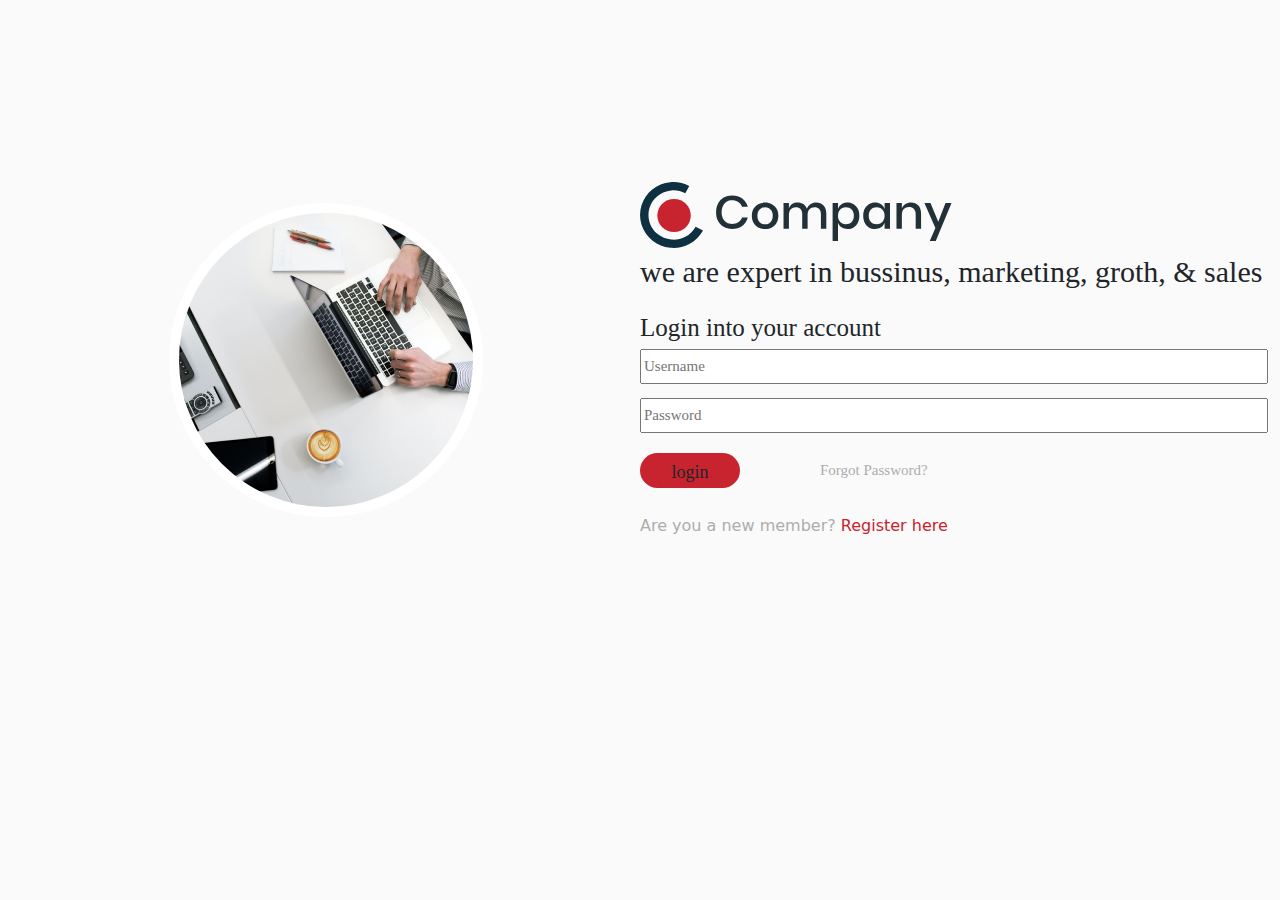
<file: index.html>
<!DOCTYPE html>
<html lang="en">

<head>
    <meta charset="UTF-8">
    <meta http-equiv="X-UA-Compatible" content="IE=edge">
    <meta name="viewport" content="width=device-width, initial-scale=1.0">
    <title>Document</title>
    <link rel="stylesheet" href="css/bootstrap.min.css">
    <link rel="stylesheet" href="css/style.css">

</head>

<body>
    <div class="container-fluid">
            <div class="img">
                <img class="rounded-circle"
                    src="images/hero-image.png"
                    alt="Generic placeholder image" >
            </div>
            <div class="login">
                <img src="images/header-logo.svg" class="img2" alt="error" >
                <div class="div1">we are <span>expert</span> in bussinus, marketing, groth, & sales</div>
                <div class="div2">Login into your account
                    <input type="text" id="name" placeholder="Username">
                    <input type="text" id="password" placeholder="Password">
                    <div class="div4">
                        <button class="btn">login</button>
                        <p> <a href="#">Forgot Password?</a></p>
                    </div>
                </div>
                <div class="div3">Are you a new member? <span> <a href="#">Register here</a></span></div>

            </div>
    </div>
    <script src="js/bootstrap.bundle.min.js"></script>
</body>

</html>
</file>
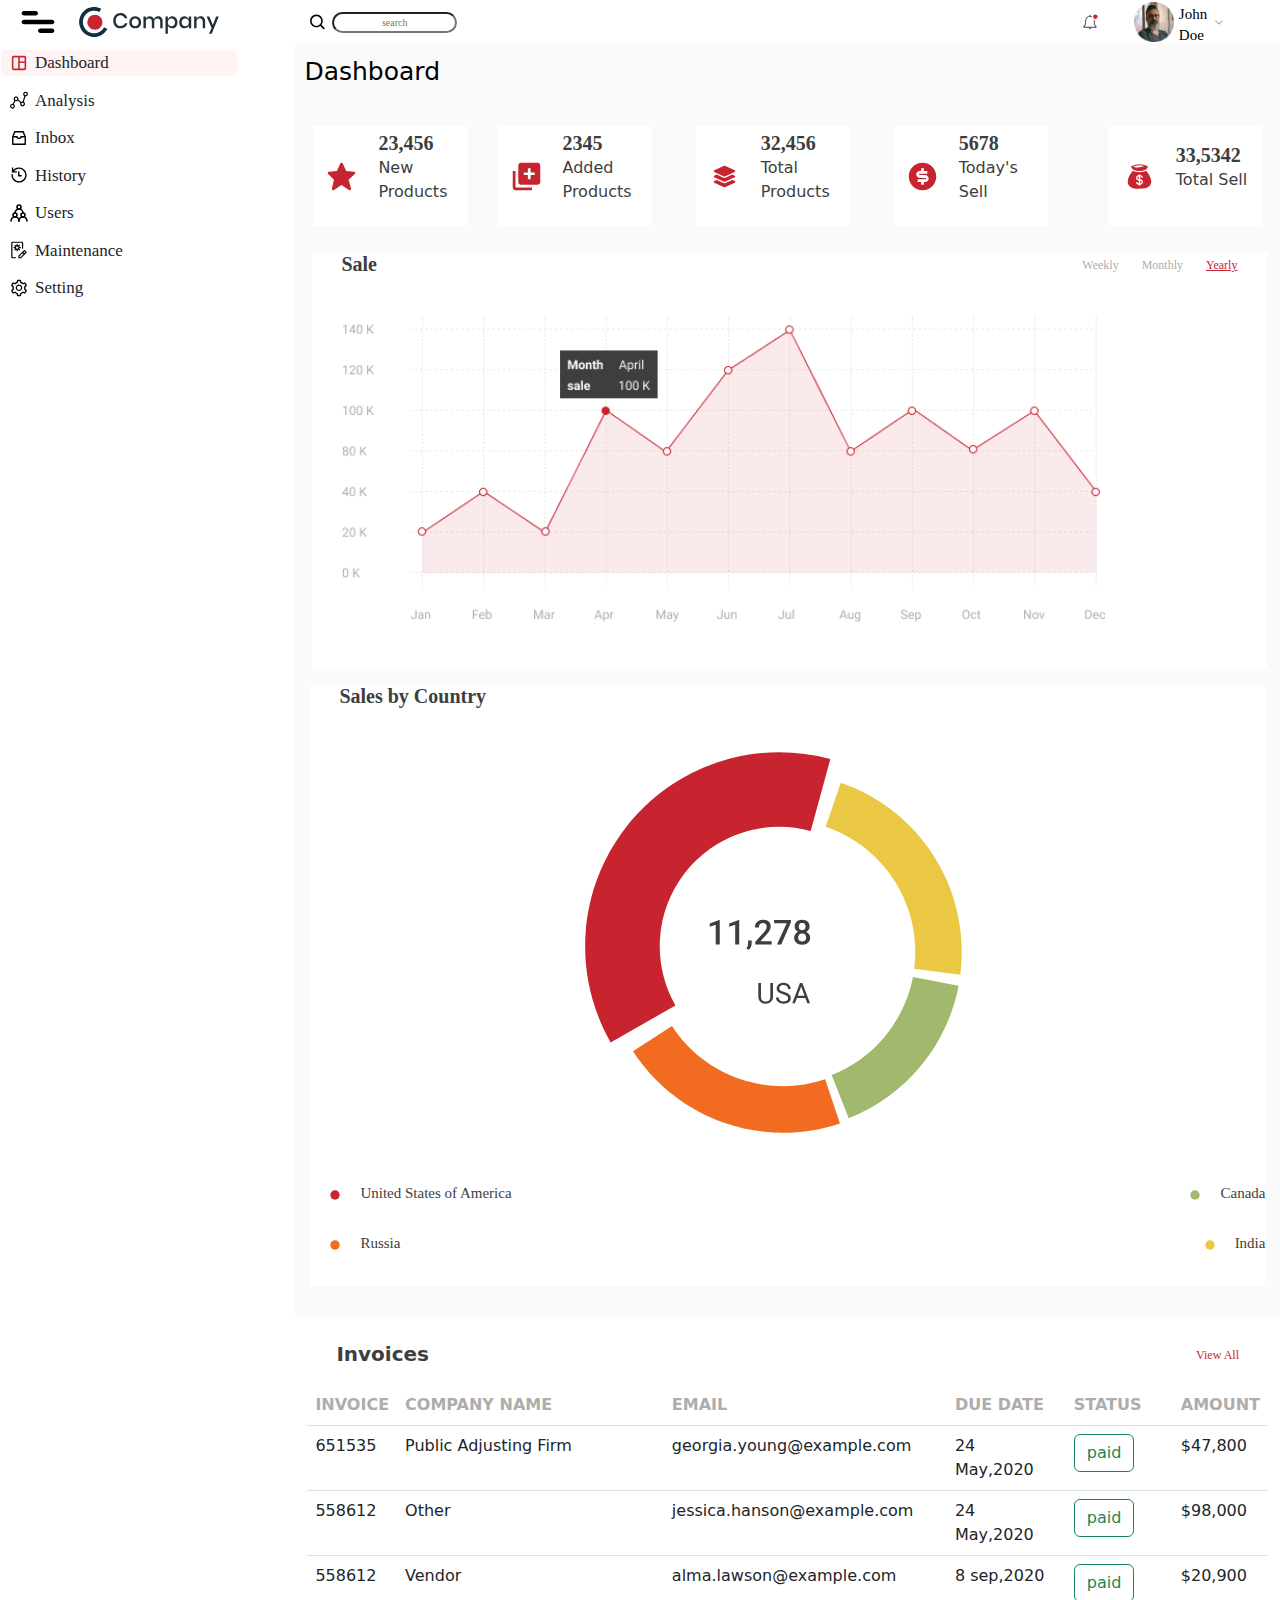
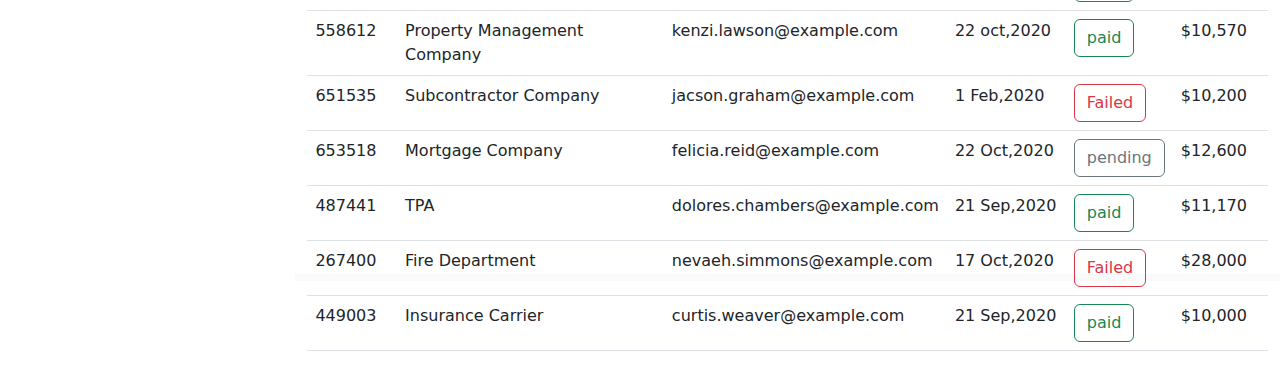
<file: dashboard.html>
<!DOCTYPE html>
<html lang="en">

<head>
    <meta charset="UTF-8">
    <meta http-equiv="X-UA-Compatible" content="IE=edge">
    <meta name="viewport" content="width=device-width, initial-scale=1.0">
    <title>Dashboard</title>
    <link rel="stylesheet" href="css/dashboard.css">
    <link rel="stylesheet" href="css/bootstrap.min.css">
</head>

<body>

    <div class="dashnoard">
        <nav class="navbar1">
            <div class="logo">
                <button id="h" onclick= "myFunction()">
                <img src="images/menu-bar.svg" alt="logo" id="dashboard-menu-logo"></button>
                <img src="images/logo.svg" alt="logo" id="dashboard-web-logo">
            </div>
            <div class="search">
                <img src="images/search-icon.svg" alt="" id="dashboard-search1-icon">
                <input type="text" id="search1" placeholder="search">
            </div>
            <div class="user">
                <img src="images/notification-icon.svg" alt="" id="dashboard-notification-icon">
                <img src="images/profile.png" alt="" id="dashboard-profile-icon">
                <p>John Doe</p>
                <img src="images/select-downward.svg" alt="" id="dashboard-select-downward">
            </div>
        </nav>
        <div id="content">
            <div class="sidebar" id="h2">
                <div class="dashboard-active-tab">
                    <img src="images/dashboard-active.svg" alt="" class="imgicon">
                    <span>Dashboard</span>
                </div>
                <div class="sdetail">
                    <img src="images/graph-default.svg" alt="" class="imgicon">
                    <span>Analysis</span>
                </div>
                <div class="sdetail">
                    <img src="images/inbox-default.svg" alt="" class="imgicon">
                    <span>Inbox</span>
                </div>
                <div class="sdetail">
                    <img src="images/clock-default.svg" alt="" class="imgicon">
                    <span>History</span>
                </div>
                <div class="sdetail">
                    <img src="images/user-default.svg" alt=""class="imgicon">
                    <span>Users</span>
                </div>
                <div class="sdetail">
                    <img src="images/maintenance-default.svg" alt="" class="imgicon">
                    <span>Maintenance</span>
                </div>
                <div class="sdetail">
                    <img src="images/setting-default.svg" alt="" class="imgicon">
                    <span>Setting</span>
                </div>
            </div>
            <div class="details">
                <div class="tital">
                    Dashboard
                </div>
                <div class="number row">
                    <div class="product1 col">
                        <img src="images/star.svg" alt="error" class="img1">
                        <div class="name">
                            <p id="name1">23,456</p>
                            <p id="name2">New Products</p>
                        </div>
                    </div>
                    <div class="product2 col">
                        <img src="images/new-product.svg" alt="error" class="img1">
                        <div class="name">
                            <p id="name1">2345</p>
                            <p id="name2">Added Products</p>
                        </div>
                    </div>
                    <div class="product2 col">
                        <img src="images/total-product.svg" alt="error" class="img1">
                        <div class="name">
                            <p id="name1">32,456</p>
                            <p id="name2">Total Products</p>
                        </div>
                    </div>
                    <div class="product2 col">
                        <img src="images/dollar-filled.svg" alt="error" class="img1">
                        <div class="name">
                            <p id="name1">5678</p>
                            <p id="name2">Today's Sell</p>
                        </div>
                    </div>
                    <div class="product3 col">
                        <img src="images/money-bag.svg" alt="error" class="img1">
                        <div class="name">
                            <p id="name1">33,5342</p>
                            <p id="name2">Total Sell</p>
                        </div>
                    </div>
                </div>
                <div class="star">
                    <div class="graph">
                        <div class="time">
                            <p class="p1">Sale</p>
                            <p class="p2"><span class="s1"> Weekly </span> <span class="s1"> Monthly </span> <span
                                    class="s2"> Yearly </span></p>
                        </div>
                        <img src="images/data-graph.png" alt="not load">
                    </div>
                    <div class="chart">
                        <p id="pi1">Sales by Country</p>
                        <img src="images/pie-chart.svg" alt="not load">
                        <div class="l1">
                            <p id="pi2"><svg xmlns="http://www.w3.org/2000/svg" width="50" height="50" fill="#C8242F" class="bi bi-dot" viewBox="0 0 16 16">
                                <path d="M8 9.5a1.5 1.5 0 1 0 0-3 1.5 1.5 0 0 0 0 3z"/>
                              </svg>United States of America</p>
                            <p id="pi2"><svg xmlns="http://www.w3.org/2000/svg" width="50" height="50" fill="#A2B86C" class="bi bi-dot" viewBox="0 0 16 16">
                                <path d="M8 9.5a1.5 1.5 0 1 0 0-3 1.5 1.5 0 0 0 0 3z"/>
                              </svg>Canada</p>
                        </div>
                        <div class="l2">
                            <p id="pi2"><svg xmlns="http://www.w3.org/2000/svg" width="50" height="50" fill="#F16C20" class="bi bi-dot" viewBox="0 0 16 16">
                                <path d="M8 9.5a1.5 1.5 0 1 0 0-3 1.5 1.5 0 0 0 0 3z"/>
                              </svg>Russia</p>
                            <p id="pi2"><svg xmlns="http://www.w3.org/2000/svg" width="50" height="50" fill="#EBC844" class="bi bi-dot" viewBox="0 0 16 16">
                                <path d="M8 9.5a1.5 1.5 0 1 0 0-3 1.5 1.5 0 0 0 0 3z"/>
                              </svg>India</p>
                        </div>

                    </div>
                </div>
                <div class="tab container-fluid">
                   <div class="tab1">
                    <p id="t1">Invoices</p>
                    <p id="t2">View All</p>
                   </div>
                    <div class="table-responsive">
                        <table class="table">
                            <thead>
                                <tr>
                                    <th>INVOICE</th>
                                    <th>COMPANY NAME</th>
                                    <th>EMAIL</th>
                                    <th>DUE DATE</th>
                                    <th>STATUS</th>
                                    <th>AMOUNT</th>
                                </tr>
                            </thead>
                            <tbody>
                                <tr>
                                    <td>651535</td>
                                    <td>Public Adjusting Firm</td>
                                    <td>georgia.young@example.com</td>
                                    <td>24 May,2020</td>
                                    <td><button type="button" class="btn btn-outline-success">paid</button></td>
                                    <td>$47,800</td>
                                </tr>
                                <tr>
                                    <td>558612</td>
                                    <td>Other</td>
                                    <td>jessica.hanson@example.com</td>
                                    <td>24 May,2020</td>
                                    <td><button type="button" class="btn btn-outline-success">paid</button></td>
                                    
                                    <td>$98,000</td>
                                </tr>
                                <tr>
                                    <td>558612</td>
                                    <td>Vendor</td>
                                    <td>alma.lawson@example.com</td>
                                    <td>8 sep,2020</td>
                                    <td><button type="button" class="btn btn-outline-success">paid</button></td>
                                    
                                    <td>$20,900</td>
                                </tr>
                                <tr>
                                    <td>558612</td>
                                    <td>Property Management Company</td>
                                    <td>kenzi.lawson@example.com</td>
                                    <td>22 oct,2020</td>
                                    <td><button type="button" class="btn btn-outline-success">paid</button></td>
                                    
                                    <td>$10,570</td>
                                </tr>
                                <tr>
                                    <td>651535</td>
                                    <td>Subcontractor Company</td>
                                    <td>jacson.graham@example.com</td>
                                    <td>1 Feb,2020</td>
                                    <td><button type="button" class="btn btn-outline-danger">Failed</button></td>
                                    <td>$10,200</td>
                                </tr>
                                <tr>
                                    <td>653518</td>
                                    <td>Mortgage Company</td>
                                    <td>felicia.reid@example.com</td>
                                    <td>22 Oct,2020</td>
                                    <td><button type="button" class="btn btn-outline-secondary">pending</button></td>
                                    <td>$12,600</td>
                                </tr>
                                <tr>
                                    <td>487441</td>
                                    <td>TPA</td>
                                    <td>dolores.chambers@example.com</td>
                                    <td>21 Sep,2020</td>
                                    <td><button type="button" class="btn btn-outline-success">paid</button></td>
                                    
                                    <td>$11,170</td>
                                </tr>
                                <tr>
                                    <td>267400</td>
                                    <td>Fire Department</td>
                                    <td>nevaeh.simmons@example.com</td>
                                    <td>17 Oct,2020</td>
                                    <td><button type="button" class="btn btn-outline-danger">Failed</button></td>
                                    
                                    <td>$28,000</td>
                                </tr>
                                <tr>
                                    <td>449003</td>
                                    <td>Insurance Carrier</td>
                                    <td>curtis.weaver@example.com</td>
                                    <td>21 Sep,2020</td>
                                    <td><button type="button" class="btn btn-outline-success">paid</button></td>
                                    
                                    <td>$10,000</td>
                                </tr>
    
                            </tbody>
                        </table>
                    </div>
                </div> 
             </div>

        </div>

    </div>
    <script src="js/j1.js"></script>

</body>

</html>
</file>
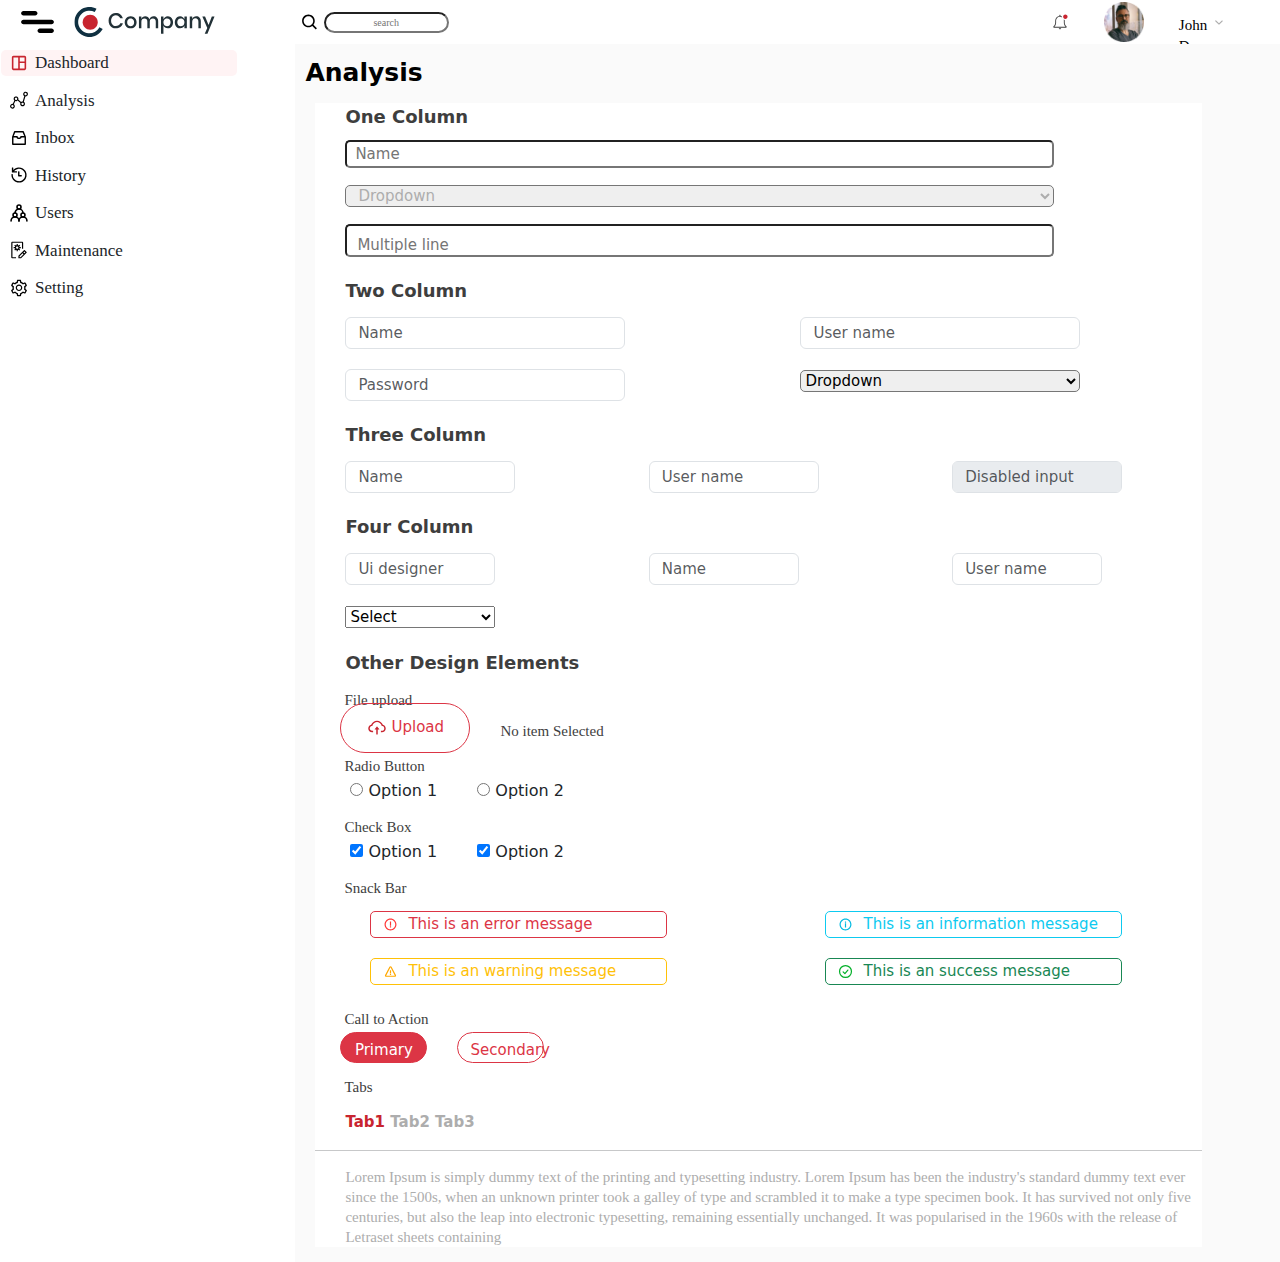
<file: innerpage.html>
<!DOCTYPE html>
<html lang="en">

<head>
    <meta charset="UTF-8">
    <meta http-equiv="X-UA-Compatible" content="IE=edge">
    <meta name="viewport" content="width=device-width, initial-scale=1.0">
    <title>innerpage</title>
    <link rel="stylesheet" href="css/bootstrap.min.css">
    <link rel="stylesheet" href="css/dashboard.css">
    <link rel="stylesheet" href="css/inner.css">
</head>

<body>
    <nav class="navbar1">
        <div class="logo">
            <button id="h" onclick="myFunction()">
                <img src="images/menu-bar.svg" alt="logo" id="dashboard-menu-logo"></button>
            <img src="images/logo.svg" alt="logo" id="dashboard-web-logo">
        </div>
        <div class="search">
            <img src="images/search-icon.svg" alt="" id="dashboard-search1-icon">
            <input type="text" id="search1" placeholder="search">
        </div>
        <div class="user">
            <img src="images/notification-icon.svg" alt="" id="dashboard-notification-icon">
            <img src="images/profile.png" alt="" id="dashboard-profile-icon">
            <p>John Doe</p>
            <img src="images/select-downward.svg" alt="" id="dashboard-select-downward">
        </div>
    </nav>
    <div id="content">
        <div class="sidebar" id="h2">
            <div class="dashboard-active-tab">
                <img src="images/dashboard-active.svg" alt="" class="imgicon">
                <span>Dashboard</span>
            </div>
            <div class="sdetail">
                <img src="images/graph-default.svg" alt="" class="imgicon">
                <span>Analysis</span>
            </div>
            <div class="sdetail">
                <img src="images/inbox-default.svg" alt="" class="imgicon">
                <span>Inbox</span>
            </div>
            <div class="sdetail">
                <img src="images/clock-default.svg" alt="" class="imgicon">
                <span>History</span>
            </div>
            <div class="sdetail">
                <img src="images/user-default.svg" alt=""class="imgicon">
                <span>Users</span>
            </div>
            <div class="sdetail">
                <img src="images/maintenance-default.svg" alt="" class="imgicon">
                <span>Maintenance</span>
            </div>
            <div class="sdetail">
                <img src="images/setting-default.svg" alt="" class="imgicon">
                <span>Setting</span>
            </div>
        </div>

        <div class="form">
            <p id="f1">Analysis</p>
            <div class="form1">
                <div class="form2 form-group">
                    <p>One Column</p>
                    <form action="backend.php">
                        
                        <input class="i1" type="text" placeholder="Name">
                        
                        <select class="i1">
                            <option>Dropdown</option>
                            <option>Dropdown</option>
                            <option>Dropdown</option>
                        </select>
                        <input class="i2" type="textarea" placeholder="Multiple line">
                    </form>
                </div>
                <div class="form3">
                    <p>Two Column</p>
                    <form>
                        <div class="row">
                            <div class="col">
                                <input type="text" class="form-control m1" placeholder="Name">
                            </div>
                            <div class="col">
                                <input type="text" class="form-control m1" placeholder="User name">
                            </div>
                        </div>
                        <div class="row">
                            <div class="col">
                                <input type="text" class="form-control m1" placeholder="Password">
                            </div>
                            <div class="col">
                                <select class="i3">
                                    <option>Dropdown</option>
                                    <option>Dropdown</option>
                                    <option>Dropdown</option>
                                </select>
                            </div>
                        </div>
                    </form>
                </div>
                <div class="form4">
                    <p>Three Column</p>
                    <div class="row">
                        <div class="col">
                            <input type="text" class="form-control m2" placeholder="Name">
                        </div>
                        <div class="col">
                            <input type="text" class="form-control m2" placeholder="User name">
                        </div>
                        <div class="col">
                            <fieldset disabled>
                                <div class="form-group">
                                    <input type="text" id="disabledTextInput" class="form-control m2"
                                        placeholder="Disabled input">
                                </div>
                        </div>
                    </div>
                </div>
                <div class="form5">
                    <p>Four Column</p>
                    <div class="row">
                        <div class="col">
                            <input type="text" class="form-control m3" placeholder="Ui designer">
                        </div>
                        <div class="col">
                            <input type="text" class="form-control m3" placeholder="Name">
                        </div>
                        <div class="col">
                            <input type="text" class="form-control m3" placeholder="User name">
                        </div>
                        <div class="col">
                            <select class="i4">
                                <option>Select</option>
                                <option>Dropdown</option>
                                <option>Dropdown</option>
                            </select>
                        </div>
                    </div>
                </div>
                <div class="form6">
                    <p>Other Design Elements</p>
                    <p id="f5">File upload</p>
                    <div class="i5"><button type="button" class="btn btn-outline-danger">
                            <img src="images/cloud-upload-icon.svg" alt="Error">
                            Upload</button>
                        <p id="f2">No item Selected</p>
                    </div>
                    <p id="f3">Radio Button</p>
                    <input type="radio" name="options" id="option2" class="b1" autocomplete="off"> Option 1
                    <input type="radio" name="options" id="option3" class="b1" autocomplete="off"> Option 2
                    <p id="f4">Check Box</p>
                    <input type="checkbox" class="b1" checked autocomplete="off"> Option 1
                    <input type="checkbox" class="b1" checked autocomplete="off"> Option 2
                    <p id="f4">Snack Bar</p>
                    <div class="row">
                        <div class="col">
                            <button type="button" class="btn btn-outline-danger b2">
                                <img class="i6" src="images/error-icon.svg" alt="error">
                                This is an error message</button>
                        </div>
                        <div class="col">
                            <button type="button" class="btn btn-outline-info b2">
                                <img class="i6" src="images/info-icon.svg" alt="error">
                                This is an information message</button>
                        </div>
                    </div>
                    <div class="row">
                        <div class="col">
                            <button type="button" class="btn btn-outline-warning b2">
                                <img class="i6" src="images/warning-icon.svg" alt="error">
                                This is an warning message</button>
                        </div>
                        <div class="col">
                            <button type="button" class="btn btn-outline-success b2">
                                <img class="i6" src="images/success-icon.svg" alt="error">
                                This is an success message</button>
                        </div>
                    </div>
                    <p id="f6">Call to Action</p>
                    <button type="button" class="btn btn-danger">Primary</button>
                    <button type="button" class="btn btn-outline-danger b3">Secondary</button>
                    <p id="f7">Tabs</p>
                    <p><span id="s1"> Tab1 </span> <span id="s2"> Tab2 </span> <span id="s3"> Tab3 </span></p>
                    <hr>
                    <p id="f8">Lorem Ipsum is simply dummy text of the printing and typesetting industry. Lorem Ipsum
                        has
                        been the industry's standard dummy text ever since the 1500s, when an unknown printer took a
                        galley of type and scrambled it to make a type specimen book. It has survived not only five
                        centuries, but also the leap into electronic typesetting, remaining essentially unchanged.
                        It was popularised in the 1960s with the release of Letraset sheets containing</p>
                </div>
            </div>

        </div>
    </div>
    <script src="js/j1.js"></script>
</body>

</html>
</file>
<file: css/style.css>
@media only screen and (min-width:360px) and (max-width:1000px){
    body{
        display: flex;
        justify-content: center;
        align-items: center;
        height: auto;
        background-color: #FAFAFA;
    }
    .container-fluid{
        /* background-color: #C8242F; */
        width: 100%;
        height: auto;      
        display: flex;
        flex-direction: column;
        justify-content: center; 
        align-items: center;  
    }
    .img{
        display: flex;
        height: 25%;
        width: 100%;
        justify-content: center;
        align-items: center;
    }
    .rounded-circle{
        border: 5px solid #ffffff;
        border-radius: 50%;
        height: 50%;
        width: 50%;
    }
    .login {
        /* background-color: #C8242F; */
        height: 50%;
        width: 100%;
        align-items: center;
        justify-content: center;
    }
    .img2{
        width:35%;
        height:25%;
    }
    .div1{
        height: 10%;
        width: 100%;
        margin-bottom: 16px;
        letter-spacing: 0px;
        font: normal normal 300 40px/47px Roboto;
        font-size: 30px;
    }
    .div2{
        font: normal normal normal 25px/33px Roboto;
        align-items: left;
        height: 5%;
        font-size: 25px;
        margin-top: 16px;
        margin-bottom: 11px;
    }
    input{
        font-size: 15px;
        height: 35px;
        width: 100%;
    }
    #name{
        margin-top: 5px;
        margin-bottom: 7px;
    }
    #password{
        margin-top: 7px;
        margin-bottom: 10px;
    }
    .div4{
        display: flex;   
    }
    .btn{
        height: 35px;
        width: 100px;
        font-size: 18px;
        background-color: #C8242F;
        border: 1px #C8242F;
        border-radius: 25px;
        display: inline-block;
        margin-top: 10px;
        margin-right: 40px;
        margin-bottom: 5px;
    }
    p{
        font-size: 15px;
        align-items: right;
        margin-top: 11px;
        margin-left: 40px;
    }
    a{
        text-decoration: none;
    }
    p a{
        color: #ADADAD;
    }
    .div3{
        color: #ADADAD;
        margin-top: 5px;
    }
    span a{
        color: #C8242F;
    }
    
}
@media screen and (min-width:1001px) and (max-width:1440px) {
    body{
        display: flex;
        justify-content: center;
        align-items: center;
        height: auto;
        background-color: #FAFAFA;
    }
    .container-fluid{
        /* background-color: #C8242F; */
        width: 100%;
        height: 720px;      
        display: flex;
        /* justify-content: center;   */
        align-items: center;
    }
    .img{
        /* background-color: aqua; */
        display: flex;
        height: auto;
        width: 90%;
        justify-content: center;
        align-items: center;
    }
    .rounded-circle{
        border: 10px solid #ffffff;
        border-radius: 50%;
        height: 50%;
        width: 50%;
    }
    .login {
        /* background-color: #C8242F; */
        height: auto;
        width: 90%;
        align-items: center;
        justify-content: center;
    }
    .img2{
        width:50%;
        height:25%;
    }
    .div1{
        height: 10%;
        width: 100%;
        margin-bottom: 16px;
        letter-spacing: 0px;
        font: normal normal 300 40px/47px Roboto;
        font-size: 30px;
    }
    .div2{
        font: normal normal normal 25px/33px Roboto;
        align-items: left;
        height: 5%;
        font-size: 25px;
        margin-top: 16px;
        margin-bottom: 11px;
    }
    input{
        font-size: 15px;
        height: 35px;
        width: 100%;
    }
    #name{
        margin-top: 5px;
        margin-bottom: 7px;
    }
    #password{
        margin-top: 7px;
        margin-bottom: 10px;
    }
    .div4{
        display: flex;   
    }
    .btn{
        height: 35px;
        width: 100px;
        font-size: 18px;
        background-color: #C8242F;
        border: 1px #C8242F;
        border-radius: 25px;
        display: inline-block;
        margin-top: 10px;
        margin-right: 40px;
        margin-bottom: 5px;
    }
    p{
        font-size: 15px;
        align-items: right;
        margin-top: 11px;
        margin-left: 40px;
    }
    a{
        text-decoration: none;
    }
    p a{
        color: #ADADAD;
    }
    .div3{
        color: #ADADAD;
        margin-top: 5px;
    }
    span a{
        color: #C8242F;
    }
    
}
@media screen and (min-width:1441px){
    body{
        display: flex;
        align-items: center;
        height: auto;
        background-color: #FAFAFA;
    }
    .container-fluid{
        border:2px solid rgb(190, 189, 189);
        width: 100%;
        height: 720px;
        display: flex;
        justify-content: center;
        align-items: center;   
    }
    .rounded-circle{
        border: 14px solid #ffffff;
    }
    .img{
        display: flex;
        height: 576px;
        width: 5706x;
        align-items: center;
        justify-content: center;
        margin-right: 82px;
    }
    .main{
        border: 14px solid #ffffff;
        border-radius: 50%;
    }
    .login{
        height: 576px;
        width: 500px;
        align-items: center;
        justify-content: center;
        margin-left: 82px;
    }
    .img2{
        margin-bottom: 10px;
    }
    .div1{
        height: 100px;
        width: 500px;
        margin-top: 10px;
        margin-bottom: 16px;
        letter-spacing: 0px;
        font: normal normal 300 40px/47px Roboto;
    }
    span{
        color:#C8242F;
        font-weight: bold;
    }
    .div2{
        font: normal normal normal 25px/33px Roboto;
        align-items: left;
        font-size: 25px;
        margin-top: 16px;
        margin-bottom: 11px;
    }
    input{
        font-size: 15px;
        height: 49px;
        width: 429px;
        padding-left: 15px;
    }
    #name{
        margin-top: 11px;
        margin-bottom: 14px;
    }
    #password{
        margin-top: 14px;
        margin-bottom: 20px;
    }
    a{
        text-decoration: none;
    }
    p a{
        color: #ADADAD;
    }
    .div4{
        display: flex;   
    }
    .btn{
        height: 45px;
        width: 138px;
        font-size: 18px;
        background-color: #C8242F;
        border: 1px #C8242F;
        border-radius: 25px;
        display: inline-block;
        margin-top: 20px;
        margin-right: 85px;
        margin-bottom: 11px;
    }
    p{
        font-size: 15px;
        align-items: right;
        margin-top: 22px;
        margin-left: 85px;
    }
    .div3{
        color: #ADADAD;
        margin-top: 11px;
    }
    span a{
        color: #C8242F;
    }
}
</file>
<file: css/dashboard.css>
@media only screen and (min-width:1441px)  {
  #dashboard-menu-logo {
    top: 34px;
    left: 29px;
    width: 18px;
    height: 12px;
    background: #ffffff 0% 0% no-repeat padding-box;
    opacity: 1;
    margin-left: 29px;
    margin-right: 25px;
  }
  #h{
    border: none;
    background-color: #FFFFFF;
  }
  
  #dashboard-web-logo {
    width: 142px;
    height: 30px;
    opacity: 1;
    margin-right: 77px;
  }
  
  #dashboard-search1-icon {
    top: 32px;
    left: 291px;
    width: 16px;
    height: 16px;
    background: #ffffff 0% 0% no-repeat padding-box;
    opacity: 1;
    margin-right: 15px;
  }
  
  #div-dashboard-search>input {
    top: 28px;
    left: 321px;
    width: 49px;
    height: 21px;
    text-align: center;
    border-radius: 50px;
    font: normal normal normal 16px/21px Roboto;
    letter-spacing: 0px;
    color: #000000;
    opacity: 1;
  }
  
  #dashboard-notification-icon {
    top: 28px;
    left: 1294px;
    width: 22px;
    height: 21px;
    background: #ffffff 0% 0% no-repeat padding-box;
    opacity: 1;
    margin-right: 53px;
  }
  
  #dashboard-profile-icon {
    top: 18px;
    left: 1368px;
    width: 44px;
    height: 44px;
    opacity: 1;
    margin-right: 12px;
  }
  
  #dashboard-select-downward {
    width: 20px;
    height: 15px;
    color: #000000;
    opacity: 1;
  
  }
  
  .user>p {
    margin-right: 15px;
    width: 68px;
    height: 21px;
    text-align: left;
    font: normal normal normal 16px/21px Roboto;
    letter-spacing: 0px;
    color: #000000;
    opacity: 1;
  }
  
  .navbar1 {
    display: flex;
    justify-content: space-around;
  }
  
  .search {
    display: flex;
    align-items: center;
    justify-content: flex-start;
    width: 100%;
  }
  
  .logo {
    display: flex;
    align-items: center;
    width: 242px;
  }
  
  .user {
    display: flex;
    align-items: center;
    margin-right: 43px;
  }
   
  .sidebar {
    width: 242px;
    height: 1280px;
    display: flex;
    /* display: none; */
    flex-direction: column;
  }
  .imgicon{
    height: 15px;
    width: 15px;
    margin-right: 12px;
    margin-left: 17px;
  }
  .sdetail{
    width: 183px;
    height: 43px;
    border-radius: 5px;
    opacity: 1;
    display: flex;
    margin: 13px 30px;
    align-items: center;
    font-family: Roboto;
    background-color: #FFFFFF;
    align-items: center;
  }
  .dashboard-active-tab {
    width: 183px;
    height: 43px;
    border-radius: 5px;
    opacity: 1;
    display: flex;
    margin: 13px 30px;
    align-items: center;
    font-family: Roboto;
    background: #fff3f4 0% 0% no-repeat padding-box;
  }
  
  #content {
    display: flex;
  }
  
  .details {
    background-color: #FAFAFA;
    height: 1280px;
    width: 1318px;
  }
  
  .tital {
    height: 39px;
    width: 146px;
    text-align: left;
    font: normal normal medium 30px/39px Roboto;
    font-size: 30px;
    letter-spacing: 0px;
    color: #000000;
    opacity: 1;
    margin-top: 40px;
    margin-left: 30px;
  }
  
  .number {
    display: flex;
  }
  
  .product1 {
    background-color: #FFFFFF;
    height: 116px;
    width: 219px;
    margin: 22px 15px 0px 30px;
    display: flex;
    align-items: center;
    justify-content: center;
  }
  
  .img1 {
    height: 33px;
    width: 33px;
    margin-right: 10px;
  }
  
  .product2 {
    background-color: #FFFFFF;
    height: 116px;
    width: 219px;
    margin: 22px 15px 0px 15px;
    display: flex;
    align-items: center;
    justify-content: center;
  }
  
  .product3 {
    background-color: #FFFFFF;
    height: 116px;
    width: 219px;
    margin: 22px 30px 0px 15px;
    display: flex;
    align-items: center;
    justify-content: center;
  }
  
  #name1 {
    text-align: left;
    font: normal normal medium Roboto;
    font-size: 20px;
    font-weight: bold;
    letter-spacing: 0px;
    color: #3E3E3E;
    opacity: 1;
    align-items: center;
    margin-left: 10px;
  }
  
  #name2 {
    text-align: left;
    font: normal normal normal Roboto;
    letter-spacing: 0px;
    color: #3E3E3E;
    opacity: 1;
    align-items: center;
    margin-left: 10px;
  }
  
  .star {
    display: flex;
    align-items: center;
    justify-content: center;
  }
  
  .graph {
    height: 400px;
    width: 802px;
    background-color: #FFFFFF;
    margin-right: 15px;
    margin-top: 16px;
  }
  
  .time {
    display: flex;
    justify-content: space-between;
    align-items: center;
  }
  
  .p1 {
    justify-content: flex-start;
    text-align: left;
    font: normal normal medium Roboto;
    font-size: 20px;
    font-weight: bold;
    color: #3E3E3E;
    margin-left: 29px;
  }
  
  .s1 {
    text-align: left;
    font: normal normal normal 12px/16px Roboto;
    letter-spacing: 0px;
    color: #ADADAD;
    opacity: 1;
    margin-right: 10px;
    margin-left: 10px;
  }
  
  .s2 {
    text-align: left;
    font: normal normal normal 12px/16px Roboto;
    letter-spacing: 0px;
    color: #C8242F;
    opacity: 1;
    margin-left: 10px;
    margin-right: 30px;
    text-decoration: underline;
  }
  
  .graph img {
    height: 275px;
    width: 700px;
    margin: 50px 76px 47px 30px;
  
  }
  
  .chart {
    height: 400px;
    width: 385px;
    background-color: #FFFFFF;
    margin-left: 15px;
    margin-top: 16px;
  }
  
  #pi1 {
    text-align: left;
    font: normal normal medium Roboto;
    font-size: 20px;
    font-weight: bold;
    color: #3E3E3E;
    margin-left: 29px;
    margin-bottom: 10px;
    padding: 0;
  }
  
  .chart img {
    height: 208px;
    width: 200px;
    margin-top: 27px;
    margin-left: 89px;
    margin-right: 98px;
  }
  
  #pi2 {
    text-align: left;
    font: normal normal normal 15px/20px Roboto;
    letter-spacing: 0px;
    color: #3E3E3E;
    opacity: 1;
    margin-top: 10px;
    padding: 0;
  }
  
  
  .l1 {
    display: flex;
    align-items: center;
    justify-content: space-between;
  
  }
  
  .l2 {
    display: flex;
    align-items: center;
    justify-content: space-between;
  
  }
  
  .tab {
    height: 558px;
    width: 1217px;
    background-color: #FFFFFF;
    margin: 30px 30px 43px 30px;
  }
  thead {
    color: #ADADAD;
  }
  .btn{
    --bs-btn-padding-x: 0.75rem;
    /* --bs-btn-padding-y: 0.1rem; */
    /* background-color: rgb(153, 240, 198); */
  }
  
  .tab1 {
    display: flex;
    align-items: center;
    justify-content: space-between;
  }
  
  #t1 {
    text-align: left;
    font: normal normal medium 22px/29px Roboto;
    letter-spacing: 0px;
    color: #3E3E3E;
    opacity: 1;
    margin-top: 23px;
    margin-left: 29px;
    font-weight: bold;
    font-size: 20px;
  }
  
  #t2 {
    text-align: left;
    font: normal normal normal 12px/16px Roboto;
    letter-spacing: 0px;
    color: #C8242F;
    opacity: 1;
    margin-top: 26px;
    margin-right: 29px;
  }
  }
 
  
  

@media only screen and (min-width:360px) and (max-width:1000px) {
  #dashboard-menu-logo {
    width: 100%;
    height: 30px;
    background: #ffffff 0% 0% no-repeat padding-box;
    opacity: 1;
    margin-left: 0px;
    margin-right: 12px;
  }
  #h{
    border: none;
    background-color: #FFFFFF;
  }
  
  #dashboard-web-logo {
    width: 60%;
    height: 30px;
    opacity: 1;
    margin-right: 77px;
  }
  
  #dashboard-search1-icon {
    width: 13px;
    height: 16px;
    background: #ffffff 0% 0% no-repeat padding-box;
    opacity: 1;
    margin-right: 5px;
  }
  
  #search1 {
    width: 80px;
    height: 16px;
    text-align: center;
    border-radius: 50px;
    font: normal normal normal 16px/21px Roboto;
    letter-spacing: 0px;
    color: #000000;
    opacity: 1;
    font-size: 10px;
  }
  
  #dashboard-notification-icon {
    width: 22px;
    height: 16px;
    background: #ffffff 0% 0% no-repeat padding-box;
    opacity: 1;
    /* margin-right: 53px; */
  }
  
  #dashboard-profile-icon {
    top: 18px;
    left: 1368px;
    width: 35px;
    height: 35px;
    opacity: 1;
    margin-right: 5px;
  }
  
  #dashboard-select-downward {
    width: 20px;
    height: 15px;
    color: #000000;
    opacity: 1;
  
  }
  
  .user>p {
    /* margin-right: 15px; */
    width: 30px;
    height: 21px;
    text-align: left;
    font: normal normal normal 16px/21px Roboto;
    font-size: 12px;
    letter-spacing: 0px;
    color: #000000;
    opacity: 1;
    /* for innerpage */
    margin-top: -7px;
    margin-left: 2px;
  }
  
  .navbar1 {
    display: flex;
    justify-content: space-between;
    width: 100%;
    height: auto;
  }
  
  .search {
    display: flex;
    align-items: center;
    justify-content: flex-start;
    width: 100%;
    height: 44px;
  }
  
  .logo {
    display: flex;
    align-items: center;
    justify-content: left;
    width: 40%;
    height: 44px;
 }
  
  .user {
    display: flex;
    align-items: center;
    margin-right: -6%;
  }
   
  .sidebar {
    width: 30%;
    height: auto;
    /* display: flex; */
    display: none;
    z-index: 2;
    flex-direction: column;
  }
  .imgicon{
    height: 15px;
    width: 15px;
    margin-right: 6px;
    margin-left: 8px;
  }
  .sdetail{
    width: 80%;
    /* height: 30px; */
    border-radius: 5px;
    opacity: 1;
    display: flex;
    margin: 6px 1px;
    font-family: Roboto;
    font-size: 12px;
    background-color: #FFFFFF;
    align-items: center;
  }
  .dashboard-active-tab {
    width: 80%;
    /* height: 43px; */
    border-radius: 5px;
    opacity: 1;
    display: flex;
    margin: 6px 1px;
    align-items: center;
    font-family: Roboto;
    font-size: 12px;
    background: #fff3f4 0% 0% no-repeat padding-box;
  }
  
  #content {
    display: flex;
  }
  
  .details {
    background-color: #FAFAFA;
    /* background-color: #f90818; */
    height: auto;
    width: 100%;
    z-index: 1;
  }
  
  .tital {
    height: 4%;
    width: 25%;
    text-align: left;
    font: normal normal medium 30px/39px Roboto;
    font-size: 16px;
    letter-spacing: 0px;
    color: #000000;
    opacity: 1;
    align-items: center;
    margin-top: 9px;
    margin-left: 9px;
  }
  
  .number {
    display: flex;
    display: grid;
  }
  
  .product1 {
    background-color: #FFFFFF;
    height: 100px;
    width: 219px;
    margin: 22px 15px 10px 30px;
    display: flex;
    align-items: center;
    justify-content: center;
  }
  
  .img1 {
    height: 33px;
    width: 33px;
    margin-right: 10px;
  }
  
  .product2 {
    background-color: #FFFFFF;
    height: 100px;
    width: 219px;
    margin: 22px 15px 10px 15px;
    display: flex;
    align-items: center;
    justify-content: center;
  }
  
  .product3 {
    background-color: #FFFFFF;
    height: 100px;
    width: 219px;
    margin: 22px 30px 10px 15px;
    display: flex;
    align-items: center;
    justify-content: center;
  }
  
  #name1 {
    text-align: left;
    font: normal normal medium Roboto;
    font-size: 20px;
    font-weight: bold;
    letter-spacing: 0px;
    color: #3E3E3E;
    opacity: 1;
    align-items: center;
    margin-left: 10px;
    margin-bottom: 1px;
  }
  
  #name2 {
    text-align: left;
    font: normal normal normal Roboto;
    letter-spacing: 0px;
    color: #3E3E3E;
    opacity: 1;
    align-items: center;
    margin-left: 10px;
  }
  
  .star {
    /* display: flex; */
    align-items: center;
    justify-content: center;
  }
  
  .graph {
    height: 124%;
    width: 97%;
    background-color: #FFFFFF;
    margin-right: 15px;
    margin-top: 16px;
    margin-left: 17px;
  }
  
  .time {
    display: flex;
    justify-content: space-between;
    align-items: center;
  }
  
  .p1 {
    justify-content: flex-start;
    text-align: left;
    font: normal normal medium Roboto;
    font-size: 15px;
    font-weight: bold;
    color: #3E3E3E;
    margin-left: 29px;
  }
  
  .s1 {
    text-align: left;
    font: normal normal normal 12px/16px Roboto;
    letter-spacing: 0px;
    color: #ADADAD;
    opacity: 1;
    margin-right: 10px;
    margin-left: 10px;
  }
  
  .s2 {
    text-align: left;
    font: normal normal normal 12px/16px Roboto;
    letter-spacing: 0px;
    color: #C8242F;
    opacity: 1;
    margin-left: 10px;
    margin-right: 30px;
    text-decoration: underline;
  }
  
  .graph img {
    height: 100%;
    width: 80%;
    margin: 23px 60px 47px 30px;
  }
  
  .chart {
    height: 124%;
    width: 97%;
    background-color: #FFFFFF;
    margin-left: 15px;
    margin-top: 16px;
  }
  
  #pi1 {
    text-align: left;
    font: normal normal medium Roboto;
    font-size: 15px;
    font-weight: bold;
    color: #3E3E3E;
    margin-left: 29px;
    margin-bottom: 10px;
    padding: 0;
  }
  
  .chart img {
    height: 100%;
    width: 49%;
    /* margin-top: 27px; */
    margin-left: 25%;
    /* margin-right: 98px; */
  }
  
  #pi2 {
    text-align: left;
    font: normal normal normal 15px/20px Roboto;
    letter-spacing: 0px;
    color: #3E3E3E;
    opacity: 1;
    margin-top: -16px;
    padding: 0;
  }
  
  
  .l1 {
    display: flex;
    align-items: center;
    justify-content: space-between;
  }
  
  .l2 {
    display: flex;
    align-items: center;
    justify-content: space-between;
  
  }
  
  .tab {
    height: 558px;
    width: 1217px;
    background-color: #FFFFFF;
    margin: 30px 30px 43px 30px;
  }
  thead {
    color: #ADADAD;
  }
  .btn{
    --bs-btn-padding-x: 0.75rem;
  }
  
  .tab1 {
    display: flex;
    align-items: center;
    justify-content: space-between;
  }
  
  #t1 {
    text-align: left;
    font: normal normal medium 22px/29px Roboto;
    letter-spacing: 0px;
    color: #3E3E3E;
    opacity: 1;
    margin-top: 23px;
    margin-left: 29px;
    font-weight: bold;
    font-size: 20px;
  }
  
  #t2 {
    text-align: left;
    font: normal normal normal 12px/16px Roboto;
    letter-spacing: 0px;
    color: #C8242F;
    opacity: 1;
    margin-top: 26px;
    margin-right: 29px;
  }
}

@media only screen and (min-width:1000px) and (max-width:1440px) {
  #dashboard-menu-logo {
    width: 100%;
    height: 44px;
    background: #ffffff 0% 0% no-repeat padding-box;
    opacity: 1;
    margin-left: 4px;
    margin-right: 16px;
  }
  #h{
    border: none;
    background-color: #FFFFFF;
  }
  
  #dashboard-web-logo {
    width: 60%;
    height: 30px;
    opacity: 1;
    margin-right: 77px;
  }
  
  #dashboard-search1-icon {
    width: 19px;
    height: 24px;
    background: #ffffff 0% 0% no-repeat padding-box;
    opacity: 1;
    margin-right: 5px;
  }
  
  #search1 {
    width: 125px;
    height: 21px;
    text-align: center;
    border-radius: 50px;
    font: normal normal normal 16px/21px Roboto;
    letter-spacing: 0px;
    color: #000000;
    opacity: 1;
    font-size: 10px;
  }
  
  #dashboard-notification-icon {
    width: 22px;
    height: 16px;
    background: #ffffff 0% 0% no-repeat padding-box;
    opacity: 1;
    margin-right: 33px;
  }
  
  #dashboard-profile-icon {
    width: 40px;
    height: 40px;
    opacity: 1;
    margin-right: 5px;
  }
  
  #dashboard-select-downward {
    width: 20px;
    height: 15px;
    color: #000000;
    opacity: 1;
  
  }
  
  .user>p {
    width: 30px;
    height: 21px;
    text-align: left;
    font: normal normal normal 16px/21px Roboto;
    font-size: 15px;
    letter-spacing: 0px;
    color: #000000;
    opacity: 1;
  }
  
  .navbar1 {
    display: flex;
    justify-content: space-between;
    width: 100%;
    height: auto;
  }
  
  .search {
    display: flex;
    align-items: center;
    justify-content: flex-start;
    width: 100%;
    height: 44px;
  }
  
  .logo {
    display: flex;
    align-items: center;
    justify-content: left;
    width: 40%;
    height: 44px;
 }
  
  .user {
    display: flex;
    align-items: center;
    margin-right: 4%;
  }
   
  .sidebar {
    width: 30%;
    height: auto;
    display: flex;
    /* display: none; */
    z-index: 2;
    flex-direction: column;
  }
  .imgicon{
    height: 20px;
    width: 20px;
    margin-right: 6px;
    margin-left: 8px;
  }
  .sdetail{
    width: 80%;
    /* height: 30px; */
    border-radius: 5px;
    opacity: 1;
    display: flex;
    margin: 6px 1px;
    font-family: Roboto;
    font-size: 17px;
    background-color: #FFFFFF;
    align-items: center;
  }
  .dashboard-active-tab {
    width: 80%;
    /* height: 43px; */
    border-radius: 5px;
    opacity: 1;
    display: flex;
    margin: 6px 1px;
    align-items: center;
    font-family: Roboto;
    font-size: 17px;
    background: #fff3f4 0% 0% no-repeat padding-box;
  }
  
  #content {
    display: flex;
  }
  
  .details {
    background-color: #FAFAFA;
    /* background-color: #f90818; */
    height: auto;
    width: 100%;
    z-index: 1;
  }
  
  .tital {
    height: 4%;
    width: 25%;
    text-align: left;
    font: normal normal medium 30px/39px Roboto;
    font-size: 25px;
    letter-spacing: 0px;
    color: #000000;
    opacity: 1;
    align-items: center;
    margin-top: 9px;
    margin-left: 9px;
  }
  
  .number {
    display: flex;
    display: grid;
  }
  
  .product1 {
    background-color: #FFFFFF;
    height: 100px;
    width: 219px;
    margin: 22px 15px 10px 30px;
    display: flex;
    align-items: center;
    justify-content: center;
  }
  
  .img1 {
    height: 33px;
    width: 33px;
    margin-right: 10px;
  }
  
  .product2 {
    background-color: #FFFFFF;
    height: 100px;
    width: 219px;
    margin: 22px 29px 10px 15px;
    display: flex;
    align-items: center;
    justify-content: center;
  }
  
  .product3 {
    background-color: #FFFFFF;
    height: 100px;
    width: 219px;
    margin: 22px 30px 10px 31px;
    display: flex;
    align-items: center;
    justify-content: center;
  }
  
  #name1 {
    text-align: left;
    font: normal normal medium Roboto;
    font-size: 20px;
    font-weight: bold;
    letter-spacing: 0px;
    color: #3E3E3E;
    opacity: 1;
    align-items: center;
    margin-left: 10px;
    margin-bottom: 1px;
  }
  
  #name2 {
    text-align: left;
    font: normal normal normal Roboto;
    letter-spacing: 0px;
    color: #3E3E3E;
    opacity: 1;
    align-items: center;
    margin-left: 10px;
  }
  
  .star {
    /* display: flex; */
    align-items: center;
    justify-content: center;
  }
  
  .graph {
    height: 124%;
    width: 97%;
    background-color: #FFFFFF;
    margin-right: 15px;
    margin-top: 16px;
    margin-left: 17px;
  }
  
  .time {
    display: flex;
    justify-content: space-between;
    align-items: center;
  }
  
  .p1 {
    justify-content: flex-start;
    text-align: left;
    font: normal normal medium Roboto;
    font-size: 20px;
    font-weight: bold;
    color: #3E3E3E;
    margin-left: 29px;
  }
  
  .s1 {
    text-align: left;
    font: normal normal normal 12px/16px Roboto;
    letter-spacing: 0px;
    color: #ADADAD;
    opacity: 1;
    margin-right: 10px;
    margin-left: 10px;
  }
  
  .s2 {
    text-align: left;
    font: normal normal normal 12px/16px Roboto;
    letter-spacing: 0px;
    color: #C8242F;
    opacity: 1;
    margin-left: 10px;
    margin-right: 30px;
    text-decoration: underline;
  }
  
  .graph img {
    height: 100%;
    width: 80%;
    margin: 23px 60px 47px 30px;
  }
  
  .chart {
    height: 124%;
    width: 97%;
    background-color: #FFFFFF;
    margin-left: 15px;
    margin-top: 16px;
  }
  
  #pi1 {
    text-align: left;
    font: normal normal medium Roboto;
    font-size: 20px;
    font-weight: bold;
    color: #3E3E3E;
    margin-left: 29px;
    margin-bottom: 10px;
    padding: 0;
  }
  
  .chart img {
    height: 100%;
    width: 49%;
    /* margin-top: 27px; */
    margin-left: 25%;
    /* margin-right: 98px; */
  }
  
  #pi2 {
    text-align: left;
    font: normal normal normal 15px/20px Roboto;
    letter-spacing: 0px;
    color: #3E3E3E;
    opacity: 1;
    margin-top: -16px;
    padding: 0;
  }
  
  
  .l1 {
    display: flex;
    align-items: center;
    justify-content: space-between;
  }
  
  .l2 {
    display: flex;
    align-items: center;
    justify-content: space-between;
  
  }
  
  .tab {
    height: 558px;
    width: 1217px;
    background-color: #FFFFFF;
    margin: 30px 30px 43px 30px;
  }
  thead {
    color: #ADADAD;
  }
  .btn{
    --bs-btn-padding-x: 0.75rem;
  }
  
  .tab1 {
    display: flex;
    align-items: center;
    justify-content: space-between;
  }
  
  #t1 {
    text-align: left;
    font: normal normal medium 22px/29px Roboto;
    letter-spacing: 0px;
    color: #3E3E3E;
    opacity: 1;
    margin-top: 23px;
    margin-left: 29px;
    font-weight: bold;
    font-size: 20px;
  }
  
  #t2 {
    text-align: left;
    font: normal normal normal 12px/16px Roboto;
    letter-spacing: 0px;
    color: #C8242F;
    opacity: 1;
    margin-top: 26px;
    margin-right: 29px;
  }
}
</file>
<file: css/inner.css>
@media only screen and (min-width:1441px) {

    .form {
        background-color: #FAFAFA;
        height: 1890px;
        width: 1318px;
    }

    #f1 {
        text-align: left;
        font: normal normal medium 30px/39px Roboto;
        letter-spacing: 0px;
        color: #000000;
        opacity: 1;
        font-size: 18px;
        font-weight: bold;
        margin-left: 10px;
        margin-top: 10px;
        margin-bottom: 5px;
    }

    .form1 {
        width: 1218px;
        height: 1749px;
        background-color: #FFFFFF;
        margin: 11px 50px 39px 50px;
    }

    p {
        text-align: left;
        font: normal normal medium 22px/29px Roboto;
        font-size: 20px;
        font-weight: bolder;
        letter-spacing: 0px;
        color: #3E3E3E;
        opacity: 1;
        margin-top: 22px;
        margin-left: 29px;
        margin-bottom: 7px;
    }

    .i1 {
        height: 49px;
        width: 1157px;
        margin: 7px 30px 10px 30px;
        border-radius: 5px;
        padding-left: 10px;
        color: #ADADAD;
    }

    .i2 {
        height: 130px;
        width: 1157px;
        margin: 7px 30px 10px 30px;
        border-radius: 5px;
        text-align: left;
        padding-left: 10px;
        padding-top: 10px;
        color: #ADADAD;
    }

    .col {
        margin-top: 10px;
        margin-bottom: 10px;
        margin-left: 30px;
        margin-right: 30px;
        height: 49px;
        width: 563px;
        border-radius: 5px;
    }

    .i3 {
        height: 38px;
        width: 541px;
        border-radius: 5px;
    }

    .i4 {
        height: 36px;
        width: 261px;
        border-radius: 5px;
    }

    #f5 {
        color: #3E3E3E;
        font-size: 18px;
        margin-top: 14px;
        margin-left: 29px;
        font: normal normal normal 15px/20px Roboto;
    }

    .i5 {
        display: flex;
        align-items: center;
        height: 29px;
    }

    .btn {
        height: 36px;
        width: 124px;
        border-radius: 50px;
        margin-left: 30px;
    }

    #f2 {
        color: #3E3E3E;
        font-size: 18px;
        font: normal normal normal 15px/20px Roboto;
    }

    #f3 {
        color: #3E3E3E;
        font-size: 18px;
        margin-top: 14px;
        margin-left: 29px;
        font: normal normal normal 15px/20px Roboto;
    }

    .b1 {
        margin-left: 55px;
        margin-top: 4px;
    }

    #f4 {
        color: #3E3E3E;
        font-size: 18px;
        margin-top: 14px;
        margin-left: 29px;
        font: normal normal normal 15px/20px Roboto;
    }

    .b2 {
        display: flex;
        height: 44px;
        width: 500px;
        border-radius: 5px;
        align-items: center;
        justify-content: left;
    }

    .i6 {
        display: flex;
        height: 25px;
        width: 25px;
        align-items: center;
        justify-content: left;
        padding-right: 10px;
    }

    .btn-danger {
        height: 45px;
        width: 124px;
    }

    .b3 {
        height: 44px;
        width: 145px;
    }

    #f6 {
        color: #3E3E3E;
        font-size: 18px;
        margin-top: 14px;
        margin-left: 29px;
        font: normal normal normal 15px/20px Roboto;
    }

    #f7 {
        color: #3E3E3E;
        font-size: 18px;
        margin-top: 14px;
        margin-left: 29px;
        font: normal normal normal 15px/20px Roboto;
    }

    #s1 {
        color: #C8242F;
        font-size: 15px;
    }

    #s2 {
        color: #ADADAD;
        font-size: 15px;
    }

    #s3 {
        color: #ADADAD;
        font-size: 15px;
    }

    #f8 {
        color: #ADADAD;
        font-size: 15px;
        font-weight: 100;
        font: normal normal normal 15px/20px Roboto;
    }

}

@media only screen and (min-width:360px) and (max-width:1000px) {
    .form {
        background-color: #FAFAFA;
        height: auto;
        width: 100%;
    }

    #f1 {
        text-align: left;
        font: normal normal medium 30px/39px Roboto;
        letter-spacing: 0px;
        color: #000000;
        opacity: 1;
        font-size: 18px;
        font-weight: bold;
        margin-left: 10px;
        margin-top: 10px;
        margin-bottom: 5px;
    }

    .form1 {
        width: 90%;
        height: auto;
        background-color: #FFFFFF;
        margin: 11px 20px 15px 20px;
    }

    p {
        text-align: left;
        font: normal normal medium 22px/29px Roboto;
        font-size: 13px;
        font-weight: bolder;
        letter-spacing: 0px;
        color: #3E3E3E;
        opacity: 1;
        margin-top: 10px;
        margin-left: 17px;
        margin-bottom: 3px;
    }

    .i1 {
        height: 5%px;
        width: 80%;
        margin: 7px 14px 10px 30px;
        border-radius: 5px;
        padding-left: 8px;
        color: #ADADAD;
        font-size: 10px;
    }

    .i2 {
        height: 10%;
        width: 80%;
        margin: 7px 30px 10px 30px;
        border-radius: 5px;
        text-align: left;
        padding-left: 10px;
        padding-top: 10px;
        color: #ADADAD;
        font-size: 10px;
    }

    .col {
        margin-top: 10px;
        margin-bottom: 10px;
        margin-left: 30px;
        margin-right: 30px;
        height: 5%;
        width: 40%;
        border-radius: 5px;
    }
    .m1{
        height: 5%;
        width: 235px;
        font-size: 10px;
    }

    .i3 {
        height: 7%px;
        width: 235px;
        border-radius: 5px;
        font-size: 10px;
    }
    .m2{
        height: 5%;
        width: 120px;
        font-size: 10px;
    }
    .m3{
        height: 5%;
        width: 120px;
        font-size: 10px;
    }

    .i4 {
        height: 5%;
        width: 120px;
        font-size: 10px;
    }

    #f5 {
        color: #3E3E3E;
        font-size: 18px;
        margin-top: 14px;
        margin-left: 29px;
        font: normal normal normal 15px/20px Roboto;
    }

    .i5 {
        display: flex;
        align-items: center;
        height: 29px;
    }

    .btn {
        height: 30px;
        width: 90px;
        border-radius: 50px;
        margin-left: 25px;
        font-size: 10px;
    }

    #f2 {
        color: #3E3E3E;
        font: normal normal normal 15px/20px Roboto;
    }

    #f3 {
        color: #3E3E3E;
        margin-top: 14px;
        margin-left: 29px;
        font: normal normal normal 15px/20px Roboto;
    }

    .b1 {
        margin-left: 35px;
        margin-top: 4px;
        font-size: 10px;
    }

    #f4 {
        color: #3E3E3E;
        font-size: 18px;
        margin-top: 14px;
        margin-left: 29px;
        font: normal normal normal 15px/20px Roboto;
    }

    .b2 {
        display: flex;
        height: 27px;
        width: 80%;
        border-radius: 5px;
        align-items: center;
        justify-content: left;
    }

    .i6 {
        display: flex;
        height: 25px;
        width: 25px;
        align-items: center;
        justify-content: left;
        padding-right: 10px;
    }

    .btn-danger {
        height: 31px;
        width: 87px;
    }

    .b3 {
        height: 31px;
        width: 87px;
    }

    #f6 {
        color: #3E3E3E;
        font-size: 18px;
        margin-top: 14px;
        margin-left: 29px;
        font: normal normal normal 15px/20px Roboto;
    }

    #f7 {
        color: #3E3E3E;
        font-size: 18px;
        margin-top: 14px;
        margin-left: 29px;
        font: normal normal normal 15px/20px Roboto;
    }

    #s1 {
        color: #C8242F;
        font-size: 15px;
    }

    #s2 {
        color: #ADADAD;
        font-size: 15px;
    }

    #s3 {
        color: #ADADAD;
        font-size: 15px;
    }

    #f8 {
        color: #ADADAD;
        font-size: 15px;
        font-weight: 100;
        font: normal normal normal 15px/20px Roboto;
    }
}

@media only screen and (min-width:1000px) and (max-width:1440px) {
    .form {
        background-color: #FAFAFA;
        height: auto;
        width: 100%;
    }

    #f1 {
        text-align: left;
        font: normal normal medium 30px/39px Roboto;
        letter-spacing: 0px;
        color: #000000;
        opacity: 1;
        font-size: 25px;
        font-weight: bold;
        margin-left: 10px;
        margin-top: 10px;
        margin-bottom: 5px;
    }

    .form1 {
        width: 90%;
        height: auto;
        background-color: #FFFFFF;
        margin: 11px 20px 15px 20px;
    }

    p {
        text-align: left;
        font: normal normal medium 22px/29px Roboto;
        font-size: 18px;
        font-weight: bolder;
        letter-spacing: 0px;
        color: #3E3E3E;
        opacity: 1;
        margin-top: 10px;
        margin-left: 30px;
        margin-bottom: 3px;
    }

    .i1 {
        height: 5%px;
        width: 80%;
        margin: 7px 14px 10px 30px;
        border-radius: 5px;
        padding-left: 8px;
        color: #ADADAD;
        font-size: 15px;
    }

    .i2 {
        height: 10%;
        width: 80%;
        margin: 7px 30px 10px 30px;
        border-radius: 5px;
        text-align: left;
        padding-left: 10px;
        padding-top: 10px;
        color: #ADADAD;
        font-size: 15px;
    }

    .col {
        margin-top: 10px;
        margin-bottom: 10px;
        margin-left: 30px;
        margin-right: 30px;
        height: 5%;
        width: 40%;
        border-radius: 5px;
    }
    .m1{
        height: 5%;
        width: 280px;
        font-size: 15px;
    }

    .i3 {
        height: 20%;
        width: 280px;
        border-radius: 5px;
        font-size: 15px;
    }
    .m2{
        height: 5%;
        width: 170px;
        font-size: 15px;
    }
    .m3{
        height: 5%;
        width: 150px;
        font-size: 15px;
    }

    .i4 {
        height: 15%;
        width: 150px;
        font-size: 15px;
    }

    #f5 {
        color: #3E3E3E;
        font-size: 18px;
        margin-top: 14px;
        margin-left: 29px;
        font: normal normal normal 15px/20px Roboto;
    }

    .i5 {
        display: flex;
        align-items: center;
        height: 29px;
    }

    .btn {
        height: 50px;
        width: 130px;
        border-radius: 50px;
        margin-left: 25px;
        font-size: 15px;
    }

    #f2 {
        color: #3E3E3E;
        font: normal normal normal 15px/20px Roboto;
    }

    #f3 {
        color: #3E3E3E;
        margin-top: 14px;
        margin-left: 29px;
        font: normal normal normal 15px/20px Roboto;
    }

    .b1 {
        margin-left: 35px;
        margin-top: 4px;
        font-size: 15px;
    }

    #f4 {
        color: #3E3E3E;
        font-size: 18px;
        margin-top: 14px;
        margin-left: 29px;
        font: normal normal normal 15px/20px Roboto;
    }

    .b2 {
        display: flex;
        height: 27px;
        width: 80%;
        border-radius: 5px;
        align-items: center;
        justify-content: left;
    }

    .i6 {
        display: flex;
        height: 25px;
        width: 25px;
        align-items: center;
        justify-content: left;
        padding-right: 10px;
    }

    .btn-danger {
        height: 31px;
        width: 87px;
    }

    .b3 {
        height: 31px;
        width: 87px;
    }

    #f6 {
        color: #3E3E3E;
        font-size: 18px;
        margin-top: 14px;
        margin-left: 29px;
        font: normal normal normal 15px/20px Roboto;
    }

    #f7 {
        color: #3E3E3E;
        font-size: 18px;
        margin-top: 14px;
        margin-left: 29px;
        font: normal normal normal 15px/20px Roboto;
    }

    #s1 {
        color: #C8242F;
        font-size: 15px;
    }

    #s2 {
        color: #ADADAD;
        font-size: 15px;
    }

    #s3 {
        color: #ADADAD;
        font-size: 15px;
    }

    #f8 {
        color: #ADADAD;
        font-size: 15px;
        font-weight: 100;
        font: normal normal normal 15px/20px Roboto;
    }
}
</file>
